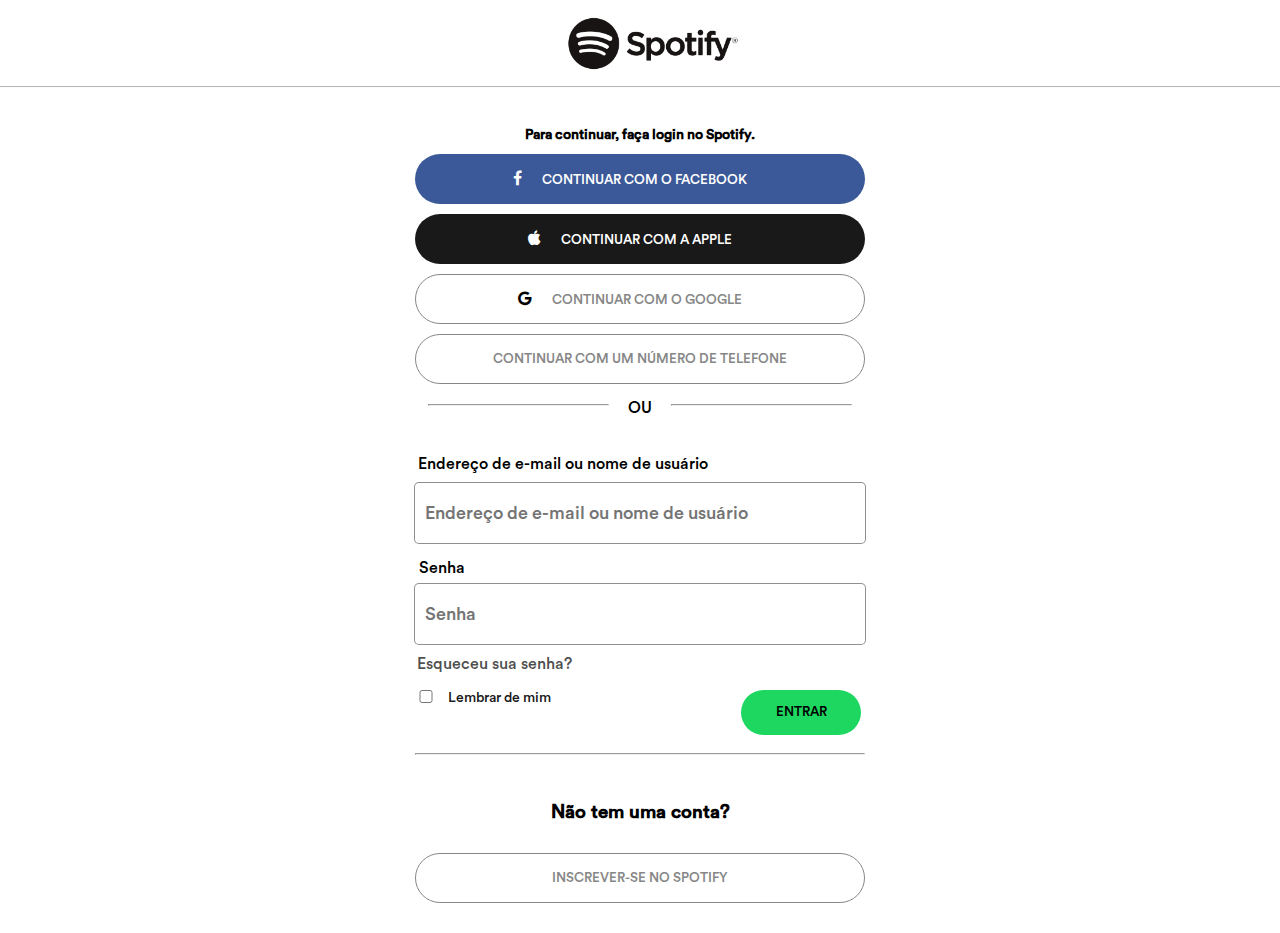
<file: index.html>
<!DOCTYPE html>
<html lang="pt-BR">
<head>
    <meta charset="UTF-8">
    <meta http-equiv="X-UA-Compatible" content="IE=edge">
    <meta name="viewport" content="width=device-width, initial-scale=1.0">
    <link rel="stylesheet" href="css/login.css">
    <link rel="stylesheet" href="https://cdnjs.cloudflare.com/ajax/libs/font-awesome/4.7.0/css/font-awesome.min.css" />
    <title>Login - Spotify</title>
</head>
<body>
    <div class="top">
        <img src="logo.png" alt="">
    </div>
    <div class="logins">
        <h4>Para continuar, faça login no Spotify.</h4>
        <div class="apps-login">
            <button id="facebook"><span style="position: relative;font-size: 16px; left: -20px;" class="square-icons fa fa-facebook"></span>CONTINUAR COM O FACEBOOK</button><br>
            <button id="apple"><span style="position: relative;font-size: 16px; left: -20px;" class="square-icons fa fa-apple"></span>CONTINUAR COM A APPLE</button><br>
            <button id="google"><span style="position: relative;color: black; font-size: 16px; left: -20px;" class="square-icons fa fa-google"></span>CONTINUAR COM O GOOGLE</button><br>
            <button id="telefone">CONTINUAR COM UM NÚMERO DE TELEFONE</button>
        </div>
    </div>
    <div class="ou">
        <hr id="hr1">
        <span>OU</span>
        <hr id="hr2">
    </div>
    <div class="login-container">
        <form>
            <p id="emailP">Endereço de e-mail ou nome de usuário</p>
            <input type="text" id="email" name="login" placeholder="Endereço de e-mail ou nome de usuário"><br>
            <p id="senhaP">Senha</p>
            <input type="password" id="senha" name="password" placeholder="Senha"><br>
            <a href="#">Esqueceu sua senha?</a> <br>
            <input type="checkbox" style="position: relative; top: 25px;width: 30px; left: -16.7%;"><p style="font-size: 14px; color: rgba(0, 0, 0, 0.9); position: relative;left: -11%; top: 7px;">Lembrar de mim</p>
            <a><input onclick="logar()" type="submit" name="entrar" id="entrar" value="ENTRAR"></a>
        </form>
    </div>
    <hr style="width: 35%;"> <br><br>
    <footer>
        <h3>Não tem uma conta?</h3> <br>
        <button id="inscreverse">INSCREVER-SE NO SPOTIFY</button>
    </footer>
</body>
</html>
</file>
<file: css/login.css>
@font-face{
    font-family: CircularStd-Medium;
    src: url("../font/Circular/CircularStd-Medium.otf") format("opentype");
}

*{
    outline: none;
    margin: 0;
    padding: 0;
    font-family: CircularStd-Medium;
    border: none;
    
}
body{
    background-color: white;
    text-align: center;
    overflow-x: hidden;
}
.top{
    height: 86px;
    border-bottom: 1px solid rgb(182, 179, 179);
}
.top img{
    width: 220px;
    position: relative;
    left: 1%;
    margin-top: -30px;
}
.logins h4{
    margin-top: 40px;
    text-align: center;
    font-size: 14px;
}
.apps-login{
    text-align: center;
}
#facebook{
    background-color: rgb(59, 89, 152);
    color: white;
    text-transform: uppercase;
    width: 450px;
    height: 50px;
    border-radius: 40px;
    margin-top: 10px;
    transition: 0.1s;
    cursor: pointer;
}
#facebook:hover{
    border: 1px solid black;
    transition: 0.1s;
}
#apple{
    background-color: rgba(0, 0, 0, 0.9);
    color: white;
    text-transform: uppercase;
    width: 450px;
    height: 50px;
    border-radius: 40px;
    margin-top: 10px;
    transition: 0.1s;
    cursor: pointer;
}
#apple:hover{
    border: 1px solid black;
    transition: 0.1s;
}
#google{
    background-color: rgba(255, 255, 255, 0.9);
    color: #878787;
    text-transform: uppercase;
    width: 450px;
    height: 50px;
    border-radius: 40px;
    margin-top: 10px;
    border: 1px solid;
    border-color: -internal-light-dark(rgb(118, 118, 118), rgb(133, 133, 133));
    transition: 0.1s;
    cursor: pointer;
}
#google:hover{
    border-color: black;
    transition: 0.1s;
}
#telefone{
    background-color: rgba(255, 255, 255, 0.9);
    color: #878787;
    text-transform: uppercase;
    width: 450px;
    height: 50px;
    border-radius: 40px;
    margin-top: 10px;
    border: 1px solid;
    border-color: -internal-light-dark(rgb(118, 118, 118), rgb(133, 133, 133));
    transition: 0.1s;
    cursor: pointer;
}
#telefone:hover{
    border-color: black;
    transition: 0.1s;
}

hr {

    unicode-bidi: isolate;
    margin-block-start: 0.5em;
    margin-block-end: 0.5em;
    margin-inline-start: auto;
    margin-inline-end: auto;
    overflow: hidden;
    border-style: inset;
    border-width: 1px;
}
#hr1{
    margin-top: 20px;
    position: relative;
    left: -9.5%;
    width: 14%;
}
#hr2{
    margin-top: 20px;
    position: relative;
    left: 9.5%;
    width: 14%;
    top: -49px;
}
.ou span{
position: relative;
top: -15px;
}
#emailP{
    position: relative;
    left: -6%;
    top: -8px;
    color: black;
}
#email{
    width: 440px;
    height: 60px;
    font-size: 18px;
    padding-left: 10px;
    border-radius: 5px;
    border: 1px solid rgba(68, 68, 68, 0.6);
}
#senhaP{
    position: relative;
    left: -15.5%;
    top: 15px;
    color: black;
}
#senha{
    margin-top: 20px;
    width: 440px;
    height: 60px;
    font-size: 18px;
    padding-left: 10px;
    border-radius: 5px;
    border: 1px solid rgba(68, 68, 68, 0.6);
}
.login-container a{
    text-decoration: none;
    color: rgba(0, 0, 0, 0.7);
    position: relative;
    top: 10px;
    left: -11.4%;
}
#entrar{
    background-color: #1ed760;
    width: 120px;
    height: 45px;
    border-radius: 30px;
    position: relative;
    top: -20px;
    left: 24%;
    cursor: pointer;
}
#inscreverse{
    background-color: rgba(255, 255, 255, 0.9);
    color: #878787;
    text-transform: uppercase;
    width: 450px;
    height: 50px;
    border-radius: 40px;
    margin-bottom: 30px;
    margin-top: 10px;
    border: 1px solid;
    border-color: -internal-light-dark(rgb(118, 118, 118), rgb(133, 133, 133));
    transition: 0.1s;
}
#inscreverse:hover{
    border-color: black;
    transition: 0.1s;
}
</file>
